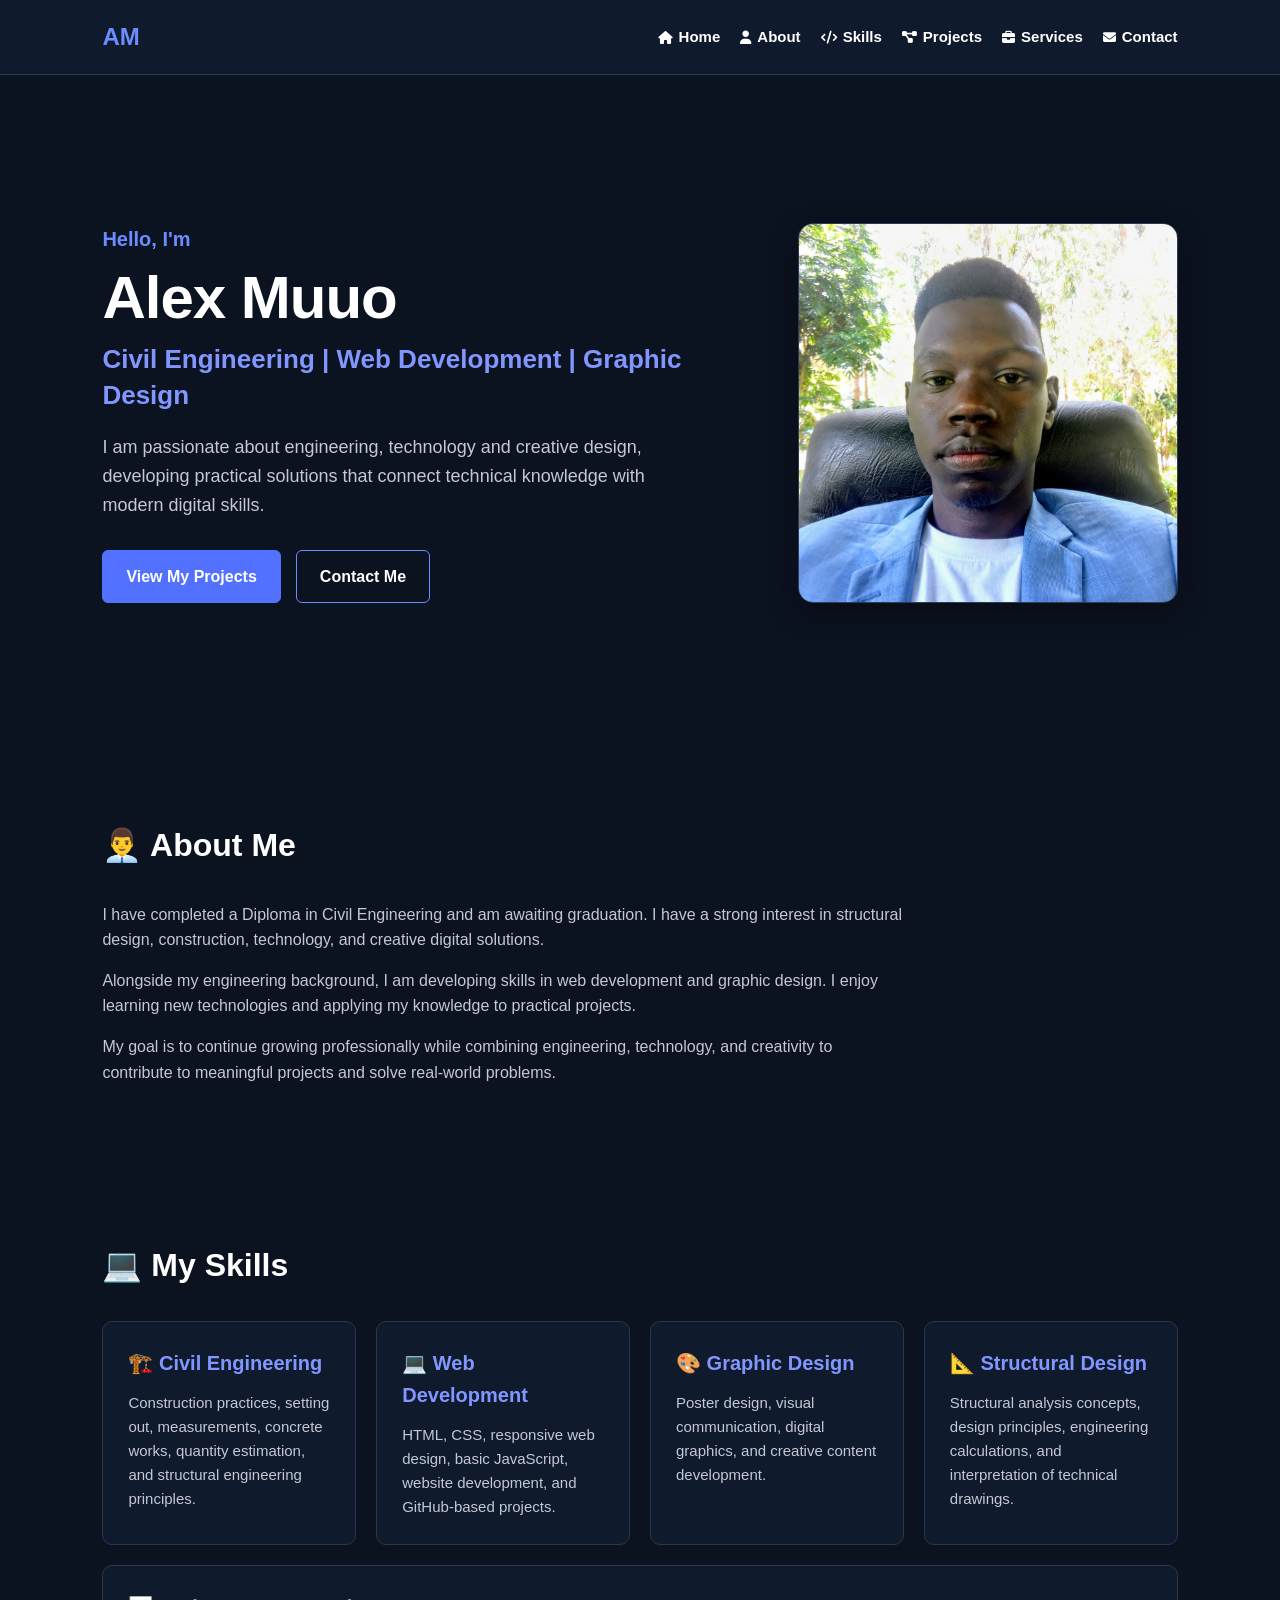
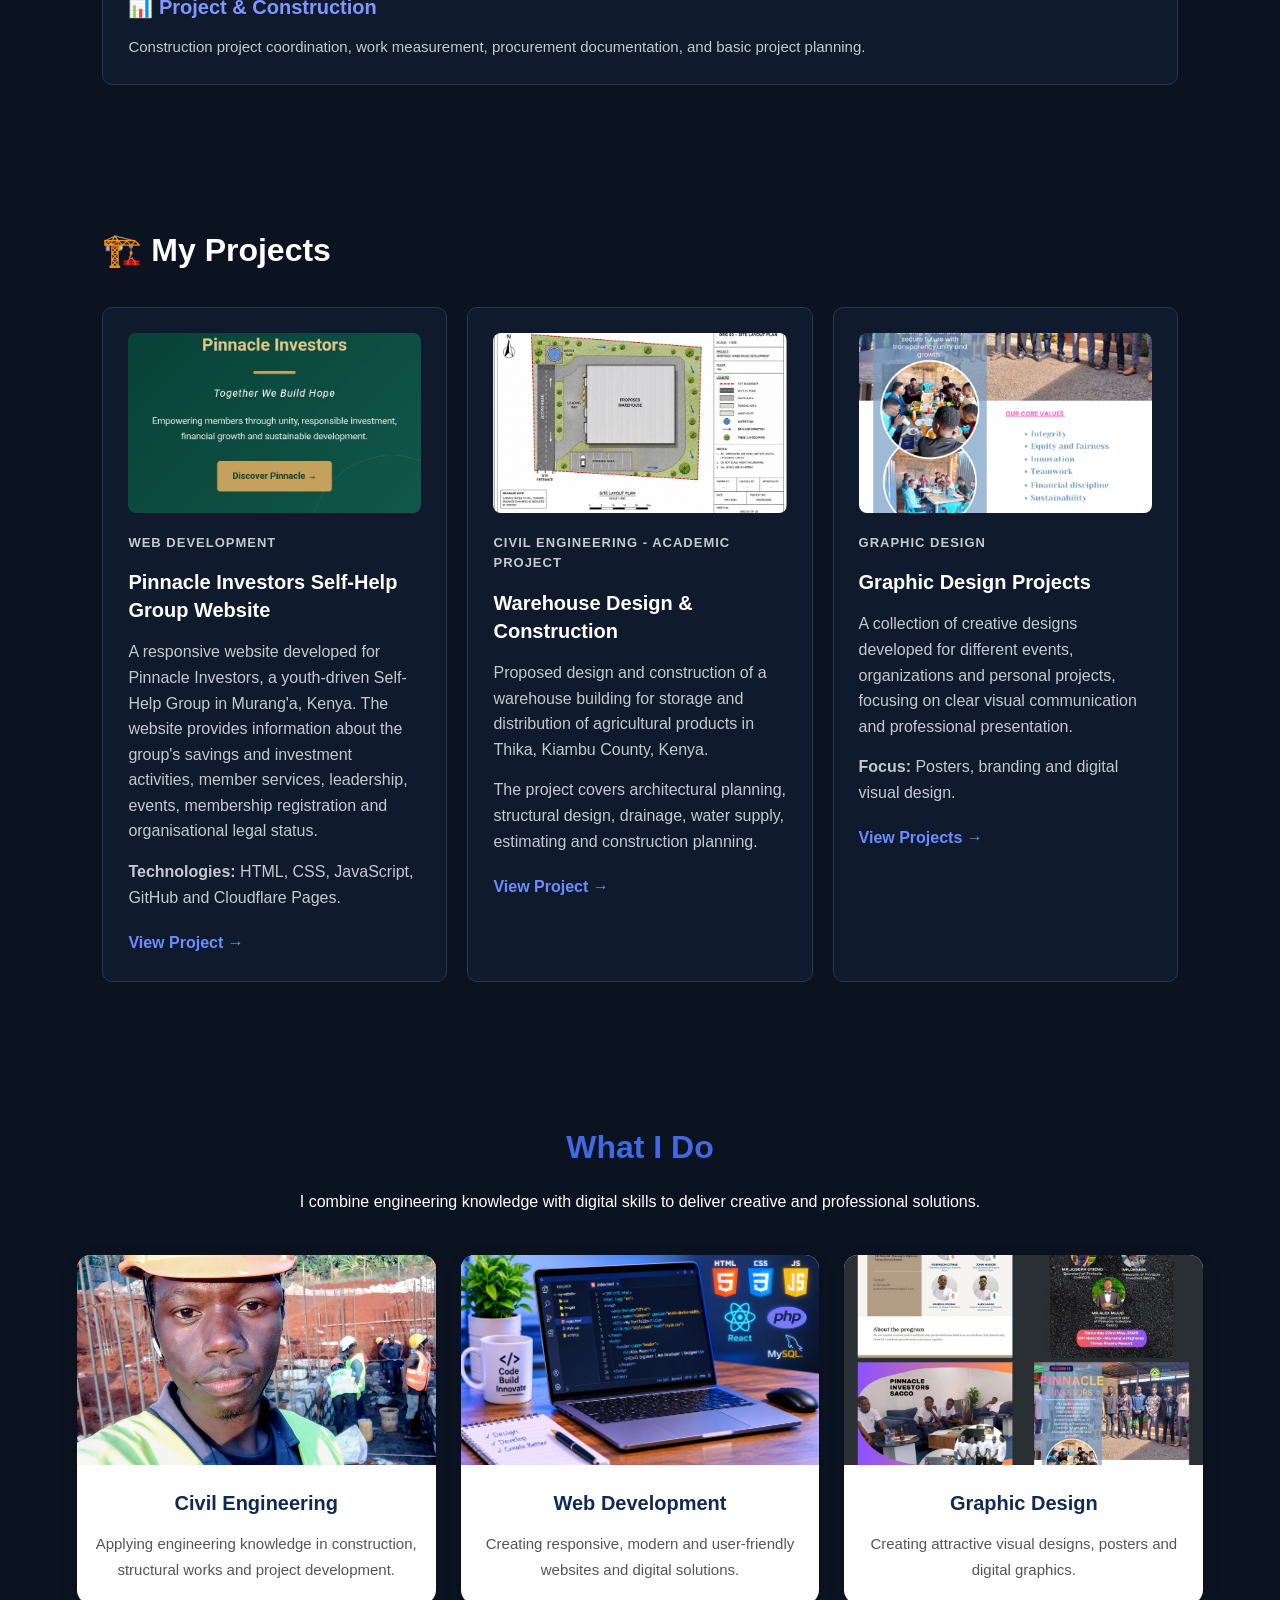
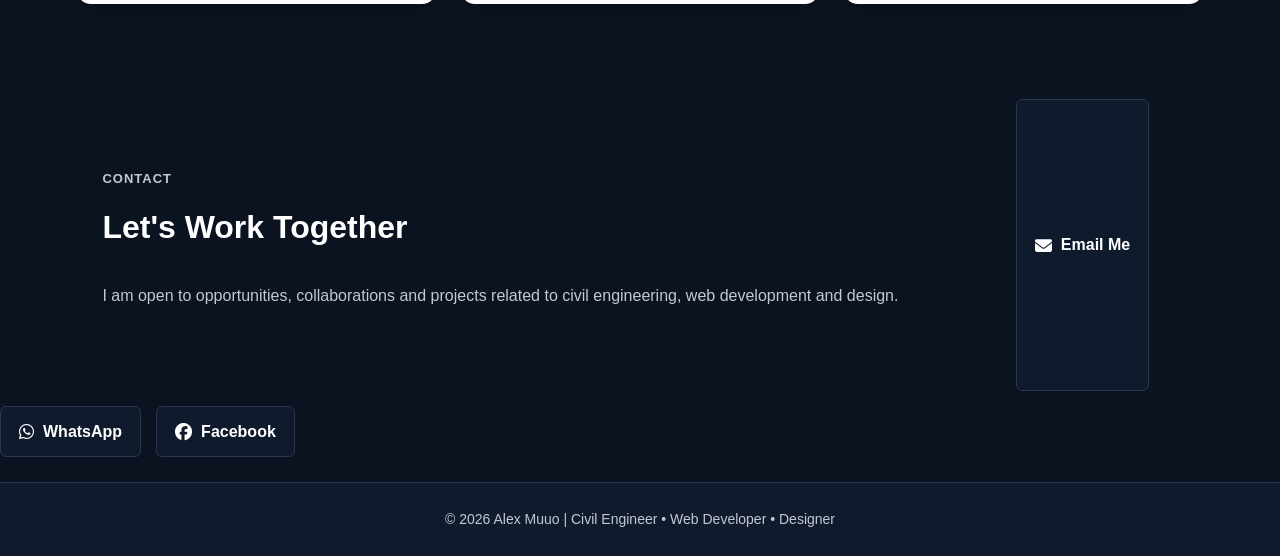
<file: index.html>
<!DOCTYPE html>
<html lang="en">
<head>
    <script async src="https://pagead2.googlesyndication.com/pagead/js/adsbygoogle.js?client=ca-pub-1385061406748778"
     crossorigin="anonymous"></script>
    <meta charset="UTF-8">
    <meta name="viewport" content="width=device-width, initial-scale=1.0">
    <meta http-equiv="refresh" content="0; url=./alex-portfolio/">
    <title>Alex Portfolio</title>
</head>
<body>
    <p>Redirecting to Alex's Portfolio...</p>
</body>
</html>
</file>
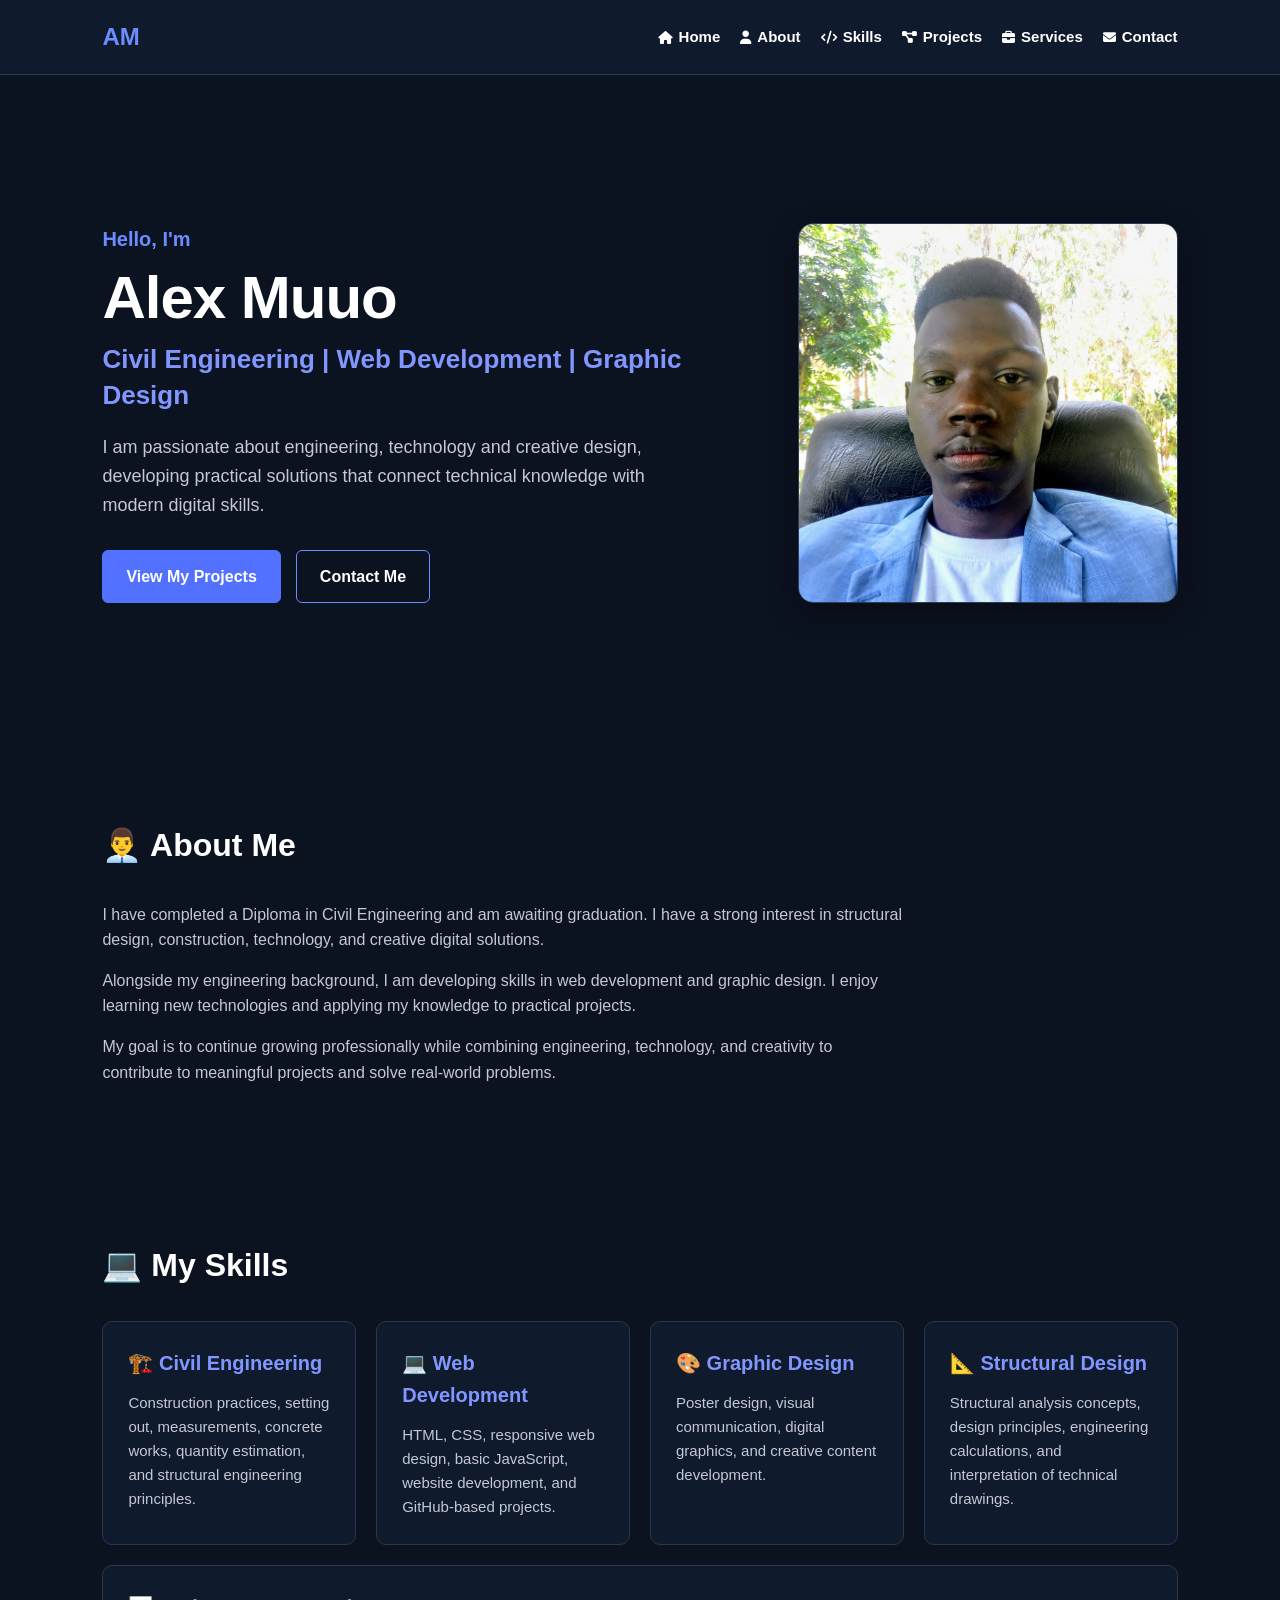
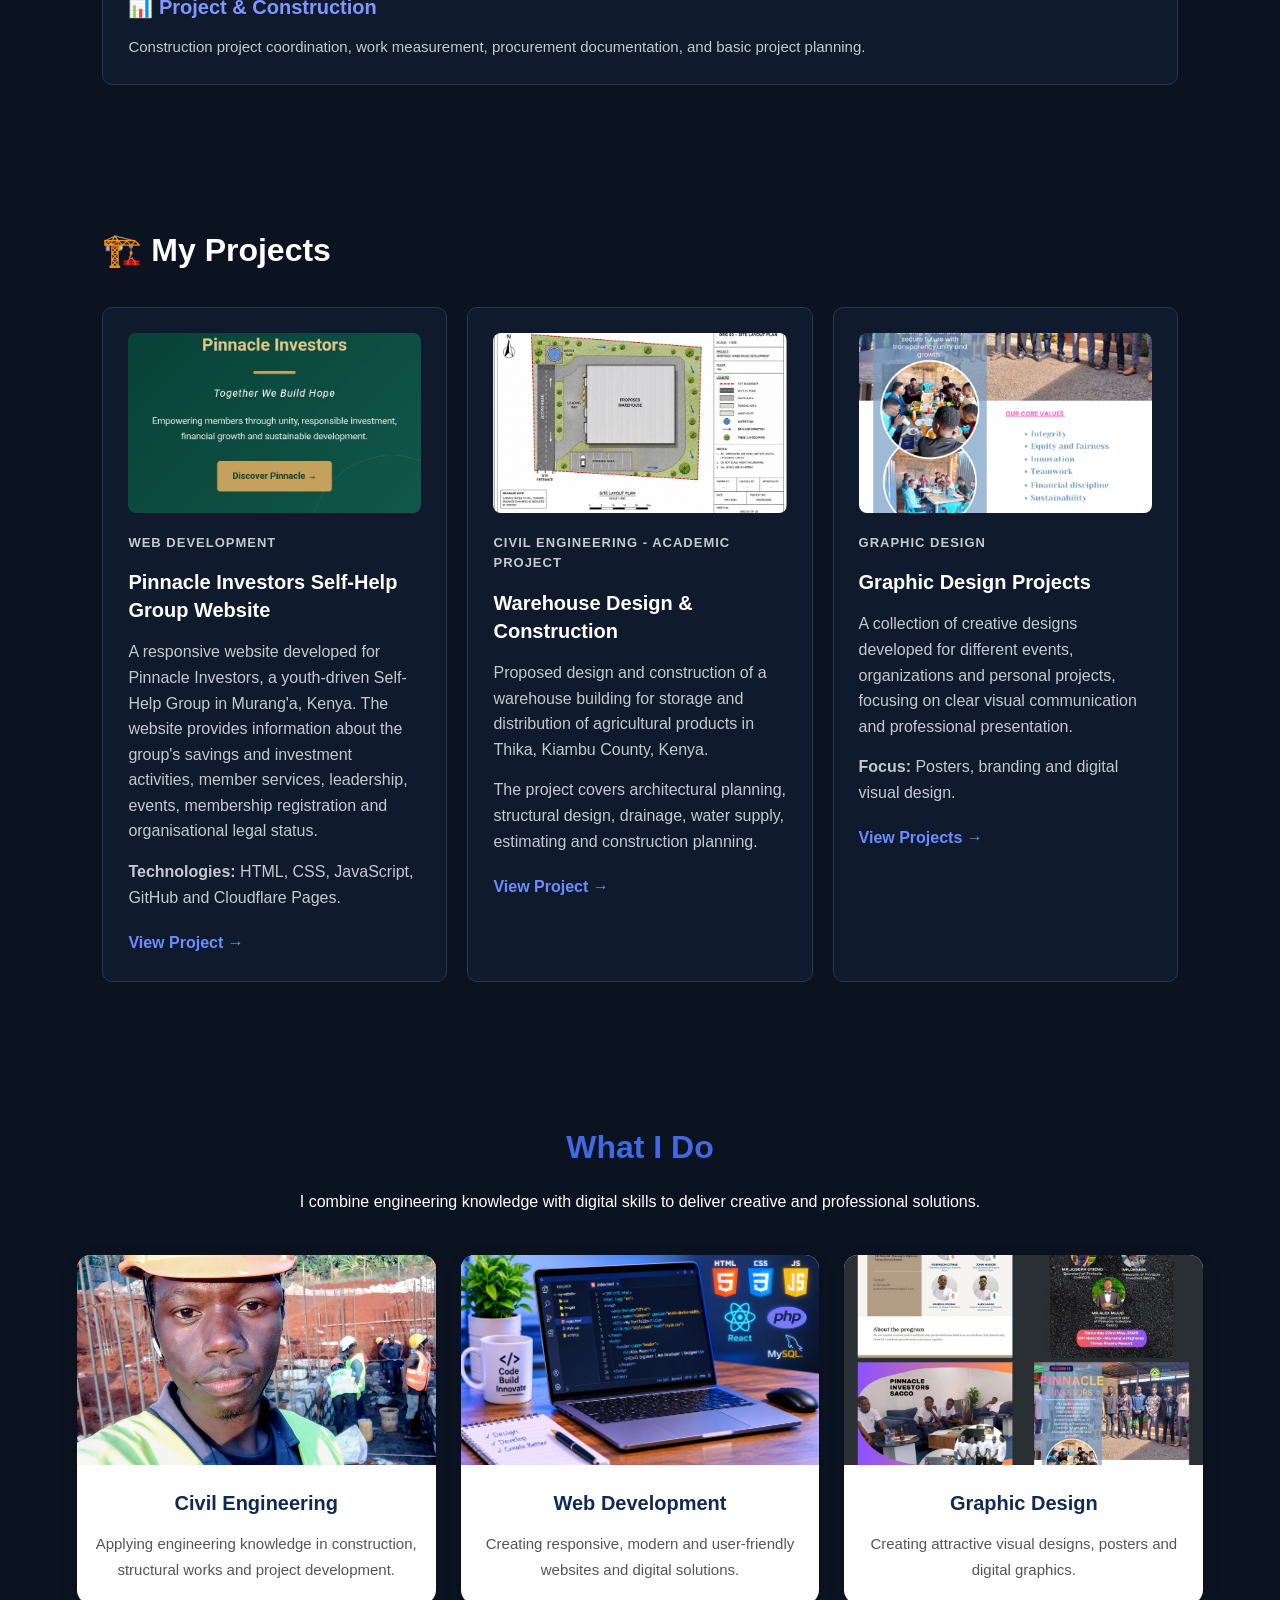
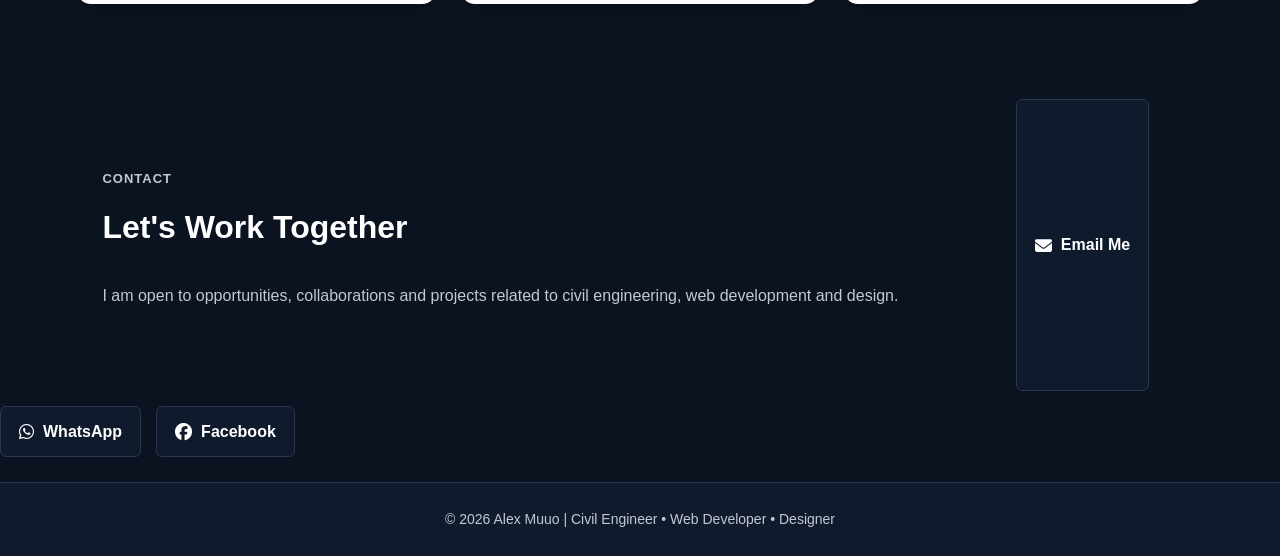
<file: alex-portfolio/index.html>
<!DOCTYPE html>
        <html lang="en">
        
        <head>
            
<!-- Google Analytics -->
<script async src="https://www.googletagmanager.com/gtag/js?id=G-NGR20Z5RKN"></script>
<script>
  window.dataLayer = window.dataLayer || [];
  function gtag(){dataLayer.push(arguments);}
  gtag('js', new Date());
  gtag('config', 'G-NGR20Z5RKN');
</script>
<script async src="https://pagead2.googlesyndication.com/pagead/js/adsbygoogle.js?client=ca-pub-1385061406748778"
     crossorigin="anonymous"></script>
            <meta charset="UTF-8">
        
            <meta name="viewport" content="width=device-width, initial-scale=1.0">
        
            <title>Alex Muuo | Portfolio</title>
        
            <link rel="stylesheet" href="style.css">
            
<link rel="stylesheet" href="https://cdnjs.cloudflare.com/ajax/libs/font-awesome/6.5.2/css/all.min.css">
        </head>
        
        <body>
        
            <!-- Navigation Bar -->
            <nav class="navbar">
        
                <div class="logo">
                    AM
                </div>
        
                <div class="nav-links">
                 <a href="#home">
    <i class="fa-solid fa-house"></i> Home
</a>

<a href="#about">
    <i class="fa-solid fa-user"></i> About
</a>

<a href="#skills">
    <i class="fa-solid fa-code"></i> Skills
</a>

<a href="#projects">
    <i class="fa-solid fa-diagram-project"></i> Projects
</a>

<a href="#services">
    <i class="fa-solid fa-briefcase"></i> Services
</a>

<a href="#contact">
    <i class="fa-solid fa-envelope"></i> Contact
</a>
                </div>
        
            </nav>
        
        
            <!-- Home / Hero Section -->
            <section id="home" class="hero">
        
                <div class="hero-text">
        
              <p class="intro">Hello, I'm</p>

<h1>Alex Muuo</h1>

<h2>
    Civil Engineering | Web Development | Graphic Design
</h2>

<p class="hero-description">
    I am passionate about engineering, technology and creative design,
    developing practical solutions that connect technical knowledge
    with modern digital skills.
</p>
                    <div class="hero-buttons">
        
                        <a href="#projects" class="btn">
                            View My Projects
                        </a>
        
                        <a href="#contact" class="btn secondary">
                            Contact Me
                        </a>
        
                    </div>
        
                </div>
        
        
                <!-- Profile Image -->
        
        
                <div class="hero-image">
            <img src="images /projects /alex3.png" alt="Alex Muuo">
        </div>
        
            </section>
        
        
            <!-- About Section -->
          <section id="about" class="section">

    <h2>👨‍💼 About Me</h2>

    <p>
        I have completed a Diploma in Civil Engineering and am awaiting
graduation. I have a strong interest in
        structural design, construction, technology, and creative
        digital solutions.
    </p>

    <p>
        Alongside my engineering background, I am developing skills
        in web development and graphic design. I enjoy learning new
        technologies and applying my knowledge to practical projects.
    </p>

    <p>
        My goal is to continue growing professionally while combining
        engineering, technology, and creativity to contribute to
        meaningful projects and solve real-world problems.
    </p>

</section>
            <!-- Skills Section -->
         <section id="skills" class="section">

    <h2>💻 My Skills</h2>

    <div class="skills-container">

        <div class="skill">
            <h3>🏗️ Civil Engineering</h3>
            <p>
                Construction practices, setting out, measurements,
                concrete works, quantity estimation, and structural
                engineering principles.
            </p>
        </div>

        <div class="skill">
            <h3>💻 Web Development</h3>
            <p>
                HTML, CSS, responsive web design, basic JavaScript,
                website development, and GitHub-based projects.
            </p>
        </div>

        <div class="skill">
            <h3>🎨 Graphic Design</h3>
            <p>
                Poster design, visual communication, digital graphics,
                and creative content development.
            </p>
        </div>

        <div class="skill">
            <h3>📐 Structural Design</h3>
            <p>
                Structural analysis concepts, design principles,
                engineering calculations, and interpretation of
                technical drawings.
            </p>
        </div>

        <div class="skill">
            <h3>📊 Project & Construction</h3>
            <p>
                Construction project coordination, work measurement,
                procurement documentation, and basic project planning.
            </p>
        </div>

    </div>

</section>

<!-- Projects Section -->
<section id="projects" class="section">

    <h2>🏗️ My Projects</h2>

    <div class="projects-container">

        <!-- Pinnacle Investors Project -->
        <div class="project-card">

            <img src="images /projects /Pinnacle1.png"
                 alt="Pinnacle Investors Self-Help Group Website"
                 class="project-image">

            <p class="project-category">Web Development</p>

            <h3>Pinnacle Investors Self-Help Group Website</h3>

            <p>
                A responsive website developed for Pinnacle Investors,
                a youth-driven Self-Help Group in Murang'a, Kenya.
                The website provides information about the group's
                savings and investment activities, member services,
                leadership, events, membership registration and
                organisational legal status.
            </p>

            <p>
                <strong>Technologies:</strong> HTML, CSS, JavaScript,
                GitHub and Cloudflare Pages.
            </p>

            <a href="pinnacle.html" class="project-button">
                View Project →
            </a>

        </div>

        <!-- Warehouse Project -->
        <div class="project-card">

            <div class="project-image">
                <img src="images /projects /warehouse1.png"
                     alt="Warehouse Design and Construction Project">
            </div>

            <div class="project-content">

                <p class="project-category">
                    CIVIL ENGINEERING - ACADEMIC PROJECT
                </p>

                <h3>Warehouse Design & Construction</h3>

                <p>
                    Proposed design and construction of a warehouse
                    building for storage and distribution of
                    agricultural products in Thika, Kiambu County, Kenya.
                </p>

                <p>
                    The project covers architectural planning,
                    structural design, drainage, water supply,
                    estimating and construction planning.
                </p>

                <a href="warehouse.html" class="project-button">
                    View Project →
                </a>

            </div>
        </div>

        <!-- Graphic Design Project -->
        <div class="project-card">

            <img src="images /projects /poster3.png"
                 alt="Graphic Design Projects"
                 class="project-image">

            <p class="project-category">Graphic Design</p>

            <h3>Graphic Design Projects</h3>

            <p>
                A collection of creative designs developed for
                different events, organizations and personal
                projects, focusing on clear visual communication
                and professional presentation.
            </p>

            <p>
                <strong>Focus:</strong> Posters, branding and digital
                visual design.
            </p>

            <a href="graphic-design.html">
                View Projects →
            </a>

        </div>

    </div>
</section>

<!-- WHAT I DO SECTION -->
<section class="what-i-do" id="services">

    <div class="what-header">

        <h2>What I Do</h2>

        <p>
            I combine engineering knowledge with digital skills
            to deliver creative and professional solutions.
        </p>

    </div>

    <div class="services-container">

        <!-- Civil Engineering -->
        <div class="service-card">

            <img src="images /projects /alex4.png"
                 alt="Civil Engineering">

            <div class="service-content">

                <h3>Civil Engineering</h3>

                <p>
                    Applying engineering knowledge in construction,
                    structural works and project development.
                </p>

            </div>
        </div>

        <!-- Web Development -->
        <div class="service-card">

            <img src="images /projects /alex5.png"
                 alt="Web Development">

            <div class="service-content">

                <h3>Web Development</h3>

                <p>
                    Creating responsive, modern and user-friendly
                    websites and digital solutions.
                </p>

            </div>
        </div>

        <!-- Graphic Design -->
        <div class="service-card">

            <img src="images /projects /alex7.png"
                 alt="Graphic Design">

            <div class="service-content">

                <h3>Graphic Design</h3>

                <p>
                    Creating attractive visual designs,
                    posters and digital graphics.
                </p>

            </div>
        </div>

    </div>
</section>

            <!-- Contact Section -->
    <div class="contact-options">
<section class="section" id="contact">

    <p class="project-category">
        CONTACT
    </p>

    <h2>Let's Work Together</h2>

    <p>
        I am open to opportunities, collaborations and
        projects related to civil engineering, web development
        and design.
    </p>

</section>
    <a href="mailto:muuoalexke@gmail.com"
         class="contact-btn"
       target="_blank">
  

        <i class="fa-solid fa-envelope"></i>
        <span>Email Me</span>
    </a>

    <a href="https://wa.me/254757559453" class="contact-btn" target="_blank">
        <i class="fa-brands fa-whatsapp"></i>
        <span>WhatsApp</span>
    </a>

    <a href="https://www.facebook.com/profile.php?id=100095135599514"
       class="contact-btn"
       target="_blank">
        <i class="fa-brands fa-facebook"></i>
        <span>Facebook</span>
    </a>

</div>
            <!-- Footer -->
            <footer>
        
                <p>
                    © 2026 Alex Muuo | Civil Engineer • Web Developer • Designer
                </p>
        
            </footer>
        
        
        </body>
        
        </html>
</file>
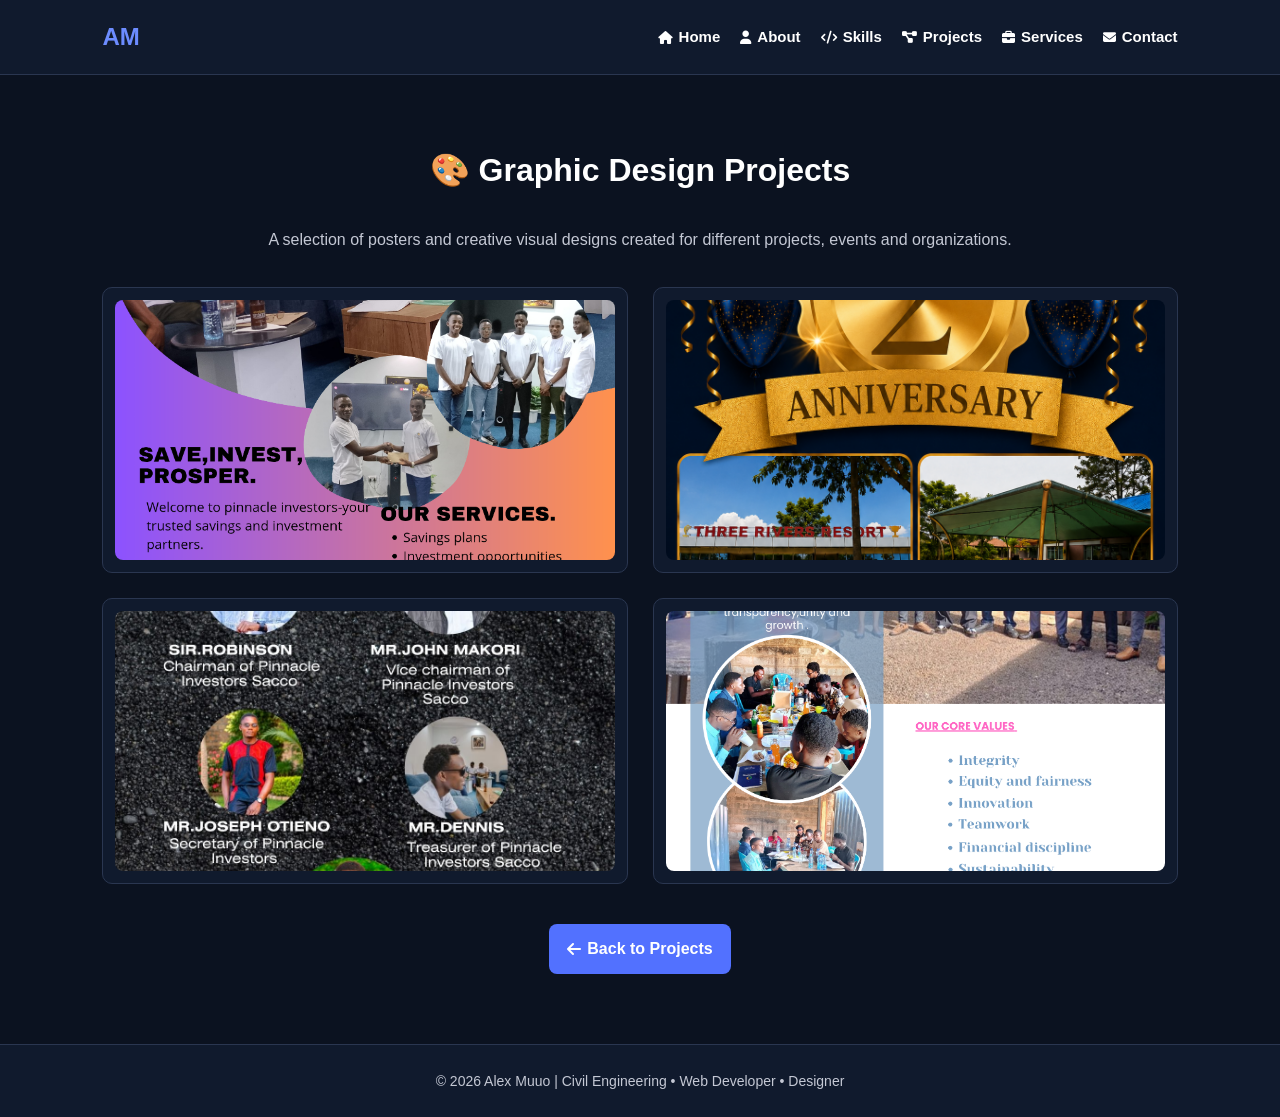
<file: alex-portfolio/graphic-design.html>
<!DOCTYPE html>
<html lang="en">

<head>
<script async src="https://pagead2.googlesyndication.com/pagead/js/adsbygoogle.js?client=ca-pub-1385061406748778"
     crossorigin="anonymous"></script>
    <meta charset="UTF-8">

    <meta name="viewport"
          content="width=device-width, initial-scale=1.0">

    <meta name="description"
          content="Explore four graphic design posters and creative visual projects by Alex Muuo.">

    <title>Graphic Design Projects | Alex Muuo</title>

    <link rel="stylesheet" href="style.css">

    <link rel="stylesheet"
          href="https://cdnjs.cloudflare.com/ajax/libs/font-awesome/6.5.2/css/all.min.css">

</head>

<body>

    <!-- Navigation -->

    <nav class="navbar">

        <div class="logo">
            AM
        </div>

        <div class="nav-links">

            <a href="index.html#home">
                <i class="fa-solid fa-house"></i> Home
            </a>

            <a href="index.html#about">
                <i class="fa-solid fa-user"></i> About
            </a>

            <a href="index.html#skills">
                <i class="fa-solid fa-code"></i> Skills
            </a>

            <a href="index.html#projects">
                <i class="fa-solid fa-diagram-project"></i> Projects
            </a>

            <a href="index.html#services">
                <i class="fa-solid fa-briefcase"></i> Services
            </a>

            <a href="index.html#contact">
                <i class="fa-solid fa-envelope"></i> Contact
            </a>

        </div>

    </nav>


    <!-- Graphic Design Gallery -->

    <section class="section graphic-gallery">

        <h2>🎨 Graphic Design Projects</h2>

        <p>
            A selection of posters and creative visual designs
            created for different projects, events and organizations.
        </p>


        <div class="gallery-container">

            <div class="gallery-item">

                <img src="images /graphics /poster1.png"
                     alt="Graphic design poster 1">

            </div>

            <div class="gallery-item">

                <img src="images /graphics /poster2.png"
                     alt="Graphic design poster 2">

            </div>

            <div class="gallery-item">

                <img src="images /graphics /poster3.png"
                     alt="Graphic design poster 3">

            </div>

            <div class="gallery-item">

                <img src="images /graphics /poster4.png"
                     alt="Graphic design poster 4">

            </div>

        </div>


        <a href="index.html#projects" class="back-projects">

            <i class="fa-solid fa-arrow-left"></i>
            Back to Projects

        </a>

    </section>


    <!-- Footer -->

    <footer>

        <p>
            © 2026 Alex Muuo | Civil Engineering • Web Developer • Designer
        </p>

    </footer>

</body>

</html>
</file>
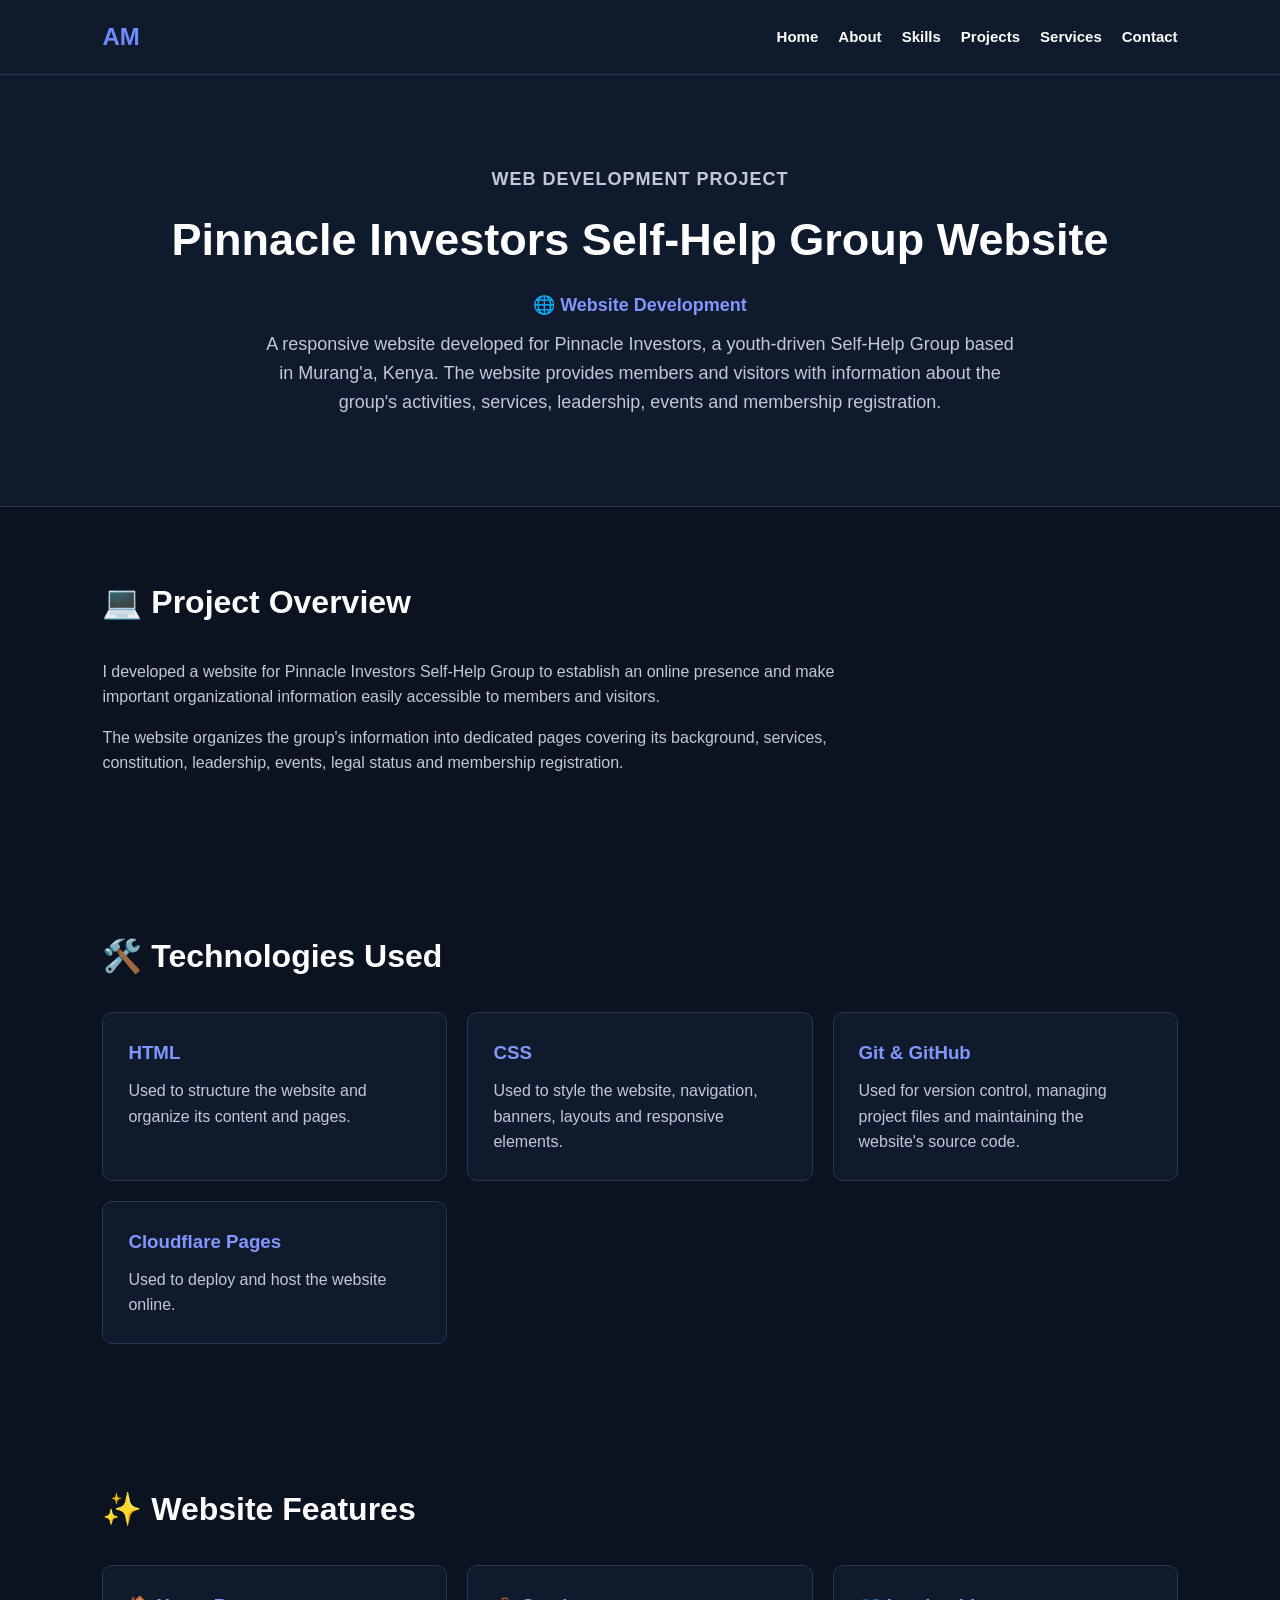
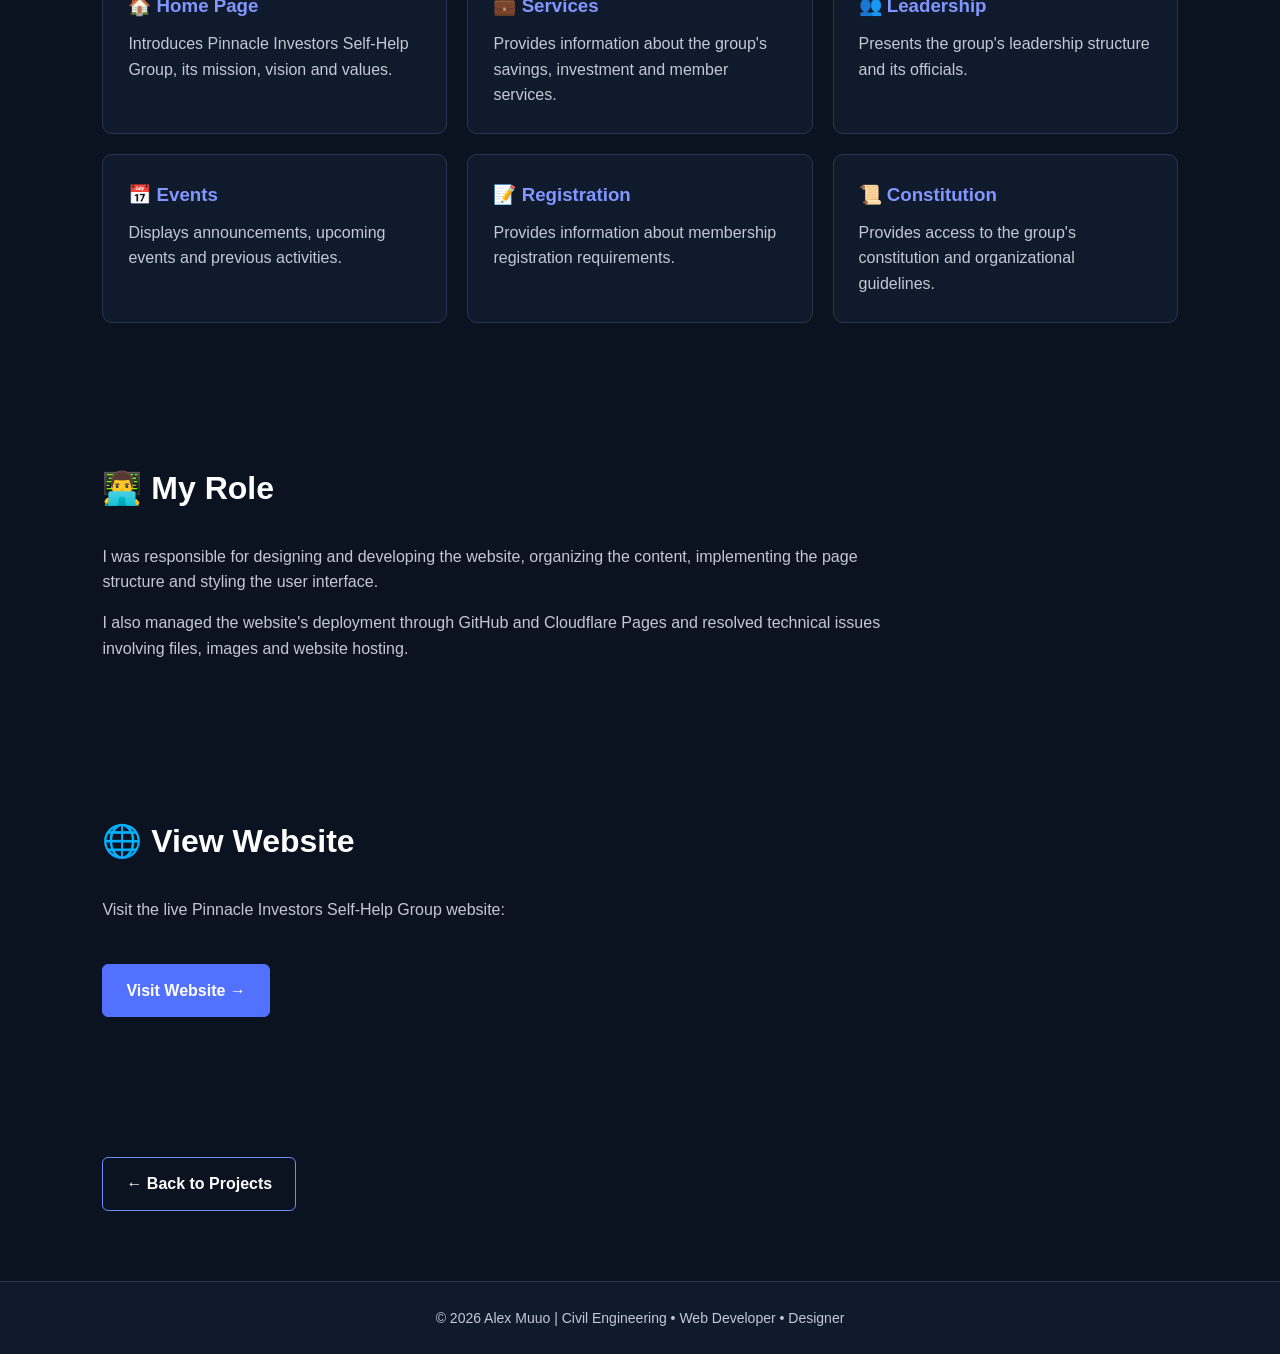
<file: alex-portfolio/pinnacle.html>
<!DOCTYPE html>
<html lang="en">

<head>
    <script async src="https://pagead2.googlesyndication.com/pagead/js/adsbygoogle.js?client=ca-pub-1385061406748778"
     crossorigin="anonymous"></script>
    <meta charset="UTF-8">

    <meta name="viewport"
          content="width=device-width, initial-scale=1.0">

    <meta name="description"
          content="A web development project by Alex Muuo, showcasing the Pinnacle Investors Self-Help Group website in Murang'a, Kenya.">

    <title>Pinnacle Investors Self-Help Group Website | Alex Muuo</title>

    <link rel="stylesheet" href="style.css">
</head>

<body>

    <!-- Navigation -->

    <nav class="navbar">

        <div class="logo">
            AM
        </div>

        <div class="nav-links">

            <a href="index.html">Home</a>
            <a href="index.html#about">About</a>
            <a href="index.html#skills">Skills</a>
            <a href="index.html#projects">Projects</a>
            <a href="index.html#services">Services</a>
            <a href="index.html#contact">Contact</a>

        </div>

    </nav>


    <!-- Project Header -->

    <section class="project-details">

        <p class="project-category">
            WEB DEVELOPMENT PROJECT
        </p>

        <h1>
            Pinnacle Investors Self-Help Group Website
        </h1>

        <p class="project-location">
            🌐 Website Development
        </p>

        <p>
            A responsive website developed for Pinnacle Investors,
            a youth-driven Self-Help Group based in Murang'a, Kenya.
            The website provides members and visitors with information
            about the group's activities, services, leadership,
            events and membership registration.
        </p>

    </section>


    <!-- Project Overview -->

    <section class="section">

        <h2>💻 Project Overview</h2>

        <p>
            I developed a website for Pinnacle Investors Self-Help
            Group to establish an online presence and make important
            organizational information easily accessible to members
            and visitors.
        </p>

        <p>
            The website organizes the group's information into
            dedicated pages covering its background, services,
            constitution, leadership, events, legal status and
            membership registration.
        </p>

    </section>


    <!-- Technologies -->

    <section class="section">

        <h2>🛠️ Technologies Used</h2>

        <div class="project-list">

            <div>
                <h3>HTML</h3>

                <p>
                    Used to structure the website and organize
                    its content and pages.
                </p>
            </div>

            <div>
                <h3>CSS</h3>

                <p>
                    Used to style the website, navigation,
                    banners, layouts and responsive elements.
                </p>
            </div>

            <div>
                <h3>Git & GitHub</h3>

                <p>
                    Used for version control, managing project
                    files and maintaining the website's source code.
                </p>
            </div>

            <div>
                <h3>Cloudflare Pages</h3>

                <p>
                    Used to deploy and host the website online.
                </p>
            </div>

        </div>

    </section>


    <!-- Features -->

    <section class="section">

        <h2>✨ Website Features</h2>

        <div class="project-list">

            <div>
                <h3>🏠 Home Page</h3>

                <p>
                    Introduces Pinnacle Investors Self-Help Group,
                    its mission, vision and values.
                </p>
            </div>

            <div>
                <h3>💼 Services</h3>

                <p>
                    Provides information about the group's
                    savings, investment and member services.
                </p>
            </div>

            <div>
                <h3>👥 Leadership</h3>

                <p>
                    Presents the group's leadership structure
                    and its officials.
                </p>
            </div>

            <div>
                <h3>📅 Events</h3>

                <p>
                    Displays announcements, upcoming events
                    and previous activities.
                </p>
            </div>

            <div>
                <h3>📝 Registration</h3>

                <p>
                    Provides information about membership
                    registration requirements.
                </p>
            </div>

            <div>
                <h3>📜 Constitution</h3>

                <p>
                    Provides access to the group's constitution
                    and organizational guidelines.
                </p>
            </div>

        </div>

    </section>


    <!-- My Role -->

    <section class="section">

        <h2>👨‍💻 My Role</h2>

        <p>
            I was responsible for designing and developing
            the website, organizing the content, implementing
            the page structure and styling the user interface.
        </p>

        <p>
            I also managed the website's deployment through
            GitHub and Cloudflare Pages and resolved technical
            issues involving files, images and website hosting.
        </p>

    </section>


    <!-- Project Link -->

    <section class="section">

        <h2>🌐 View Website</h2>

        <p>
            Visit the live Pinnacle Investors Self-Help Group website:
        </p>

        <br>

        <a href="https://pinnacle-investors.pages.dev/"
           target="_blank"
           rel="noopener noreferrer"
           class="btn">
            Visit Website →
        </a>

    </section>


    <!-- Back -->

    <section class="section">

        <a href="index.html#projects"
           class="btn secondary">
            ← Back to Projects
        </a>

    </section>


    <!-- Footer -->

    <footer>

        <p>
            © 2026 Alex Muuo | Civil Engineering • Web Developer • Designer
        </p>

    </footer>

</body>

</html>
</file>
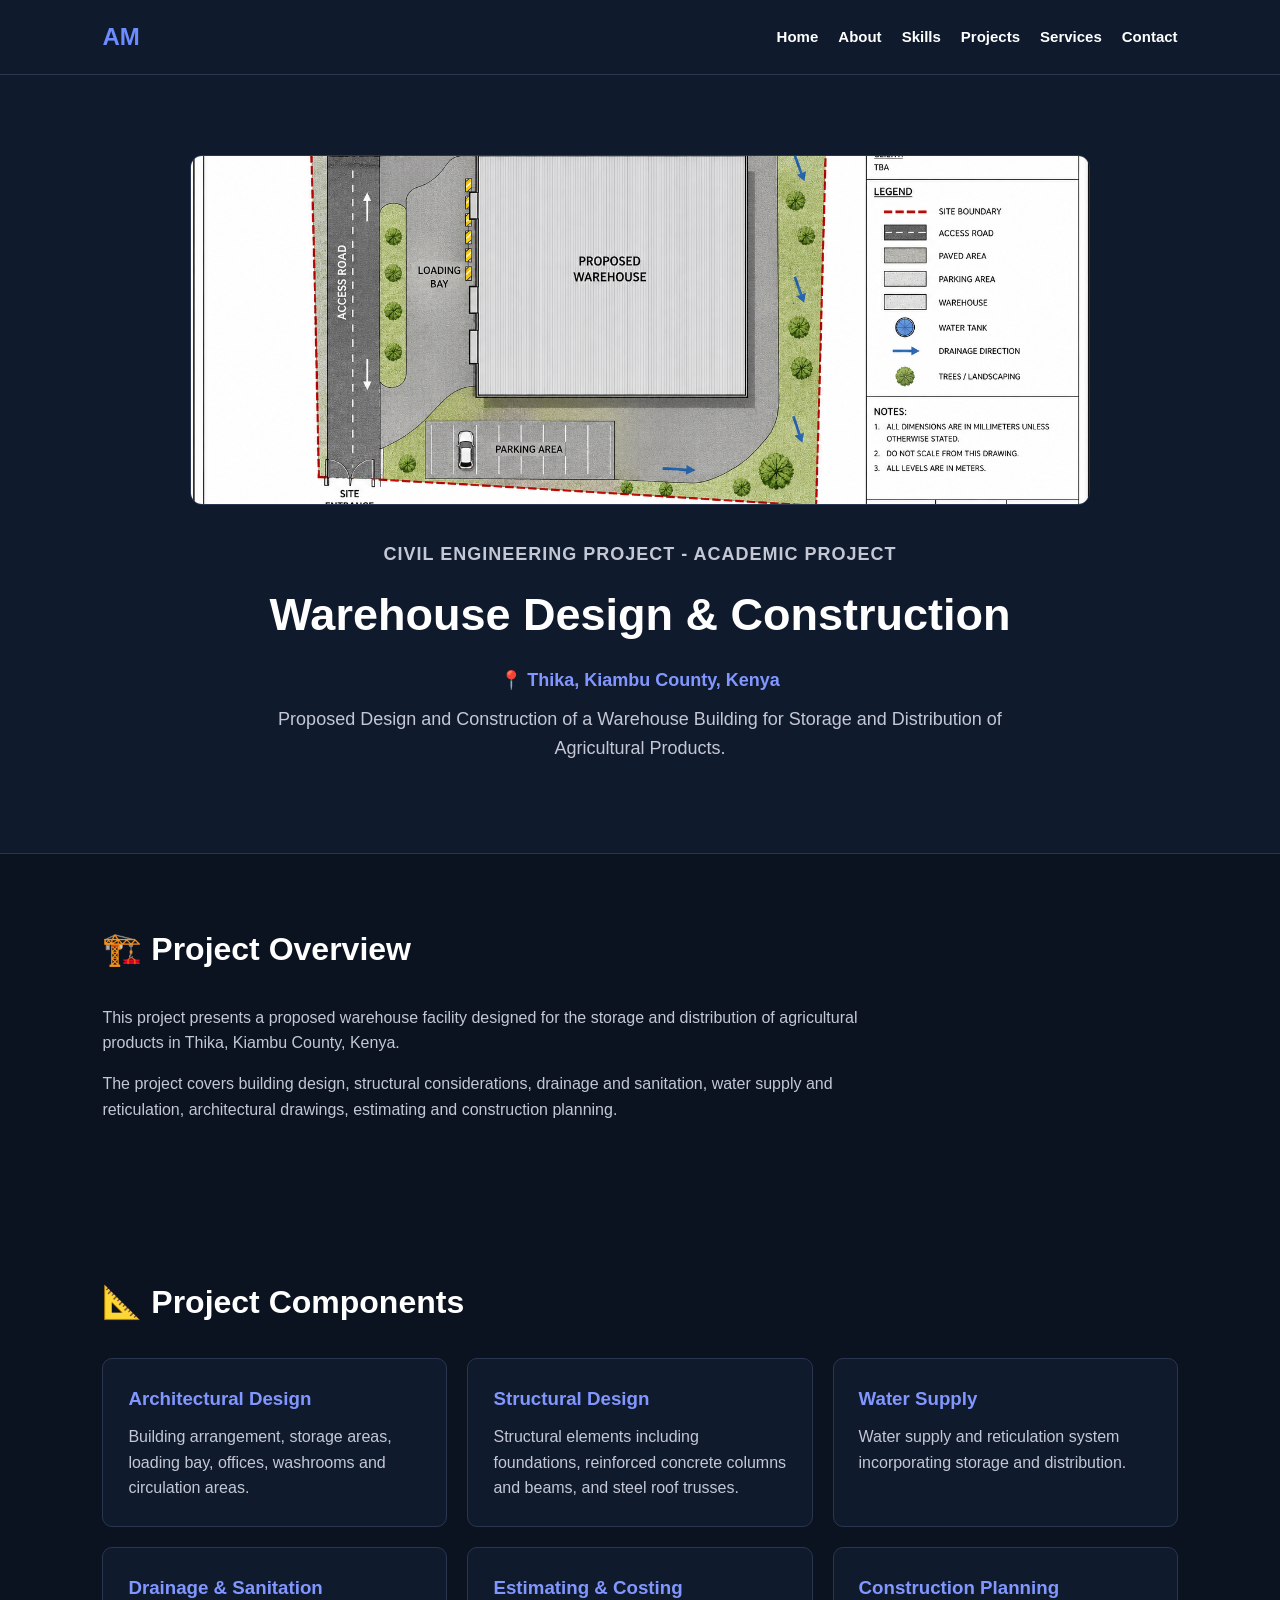
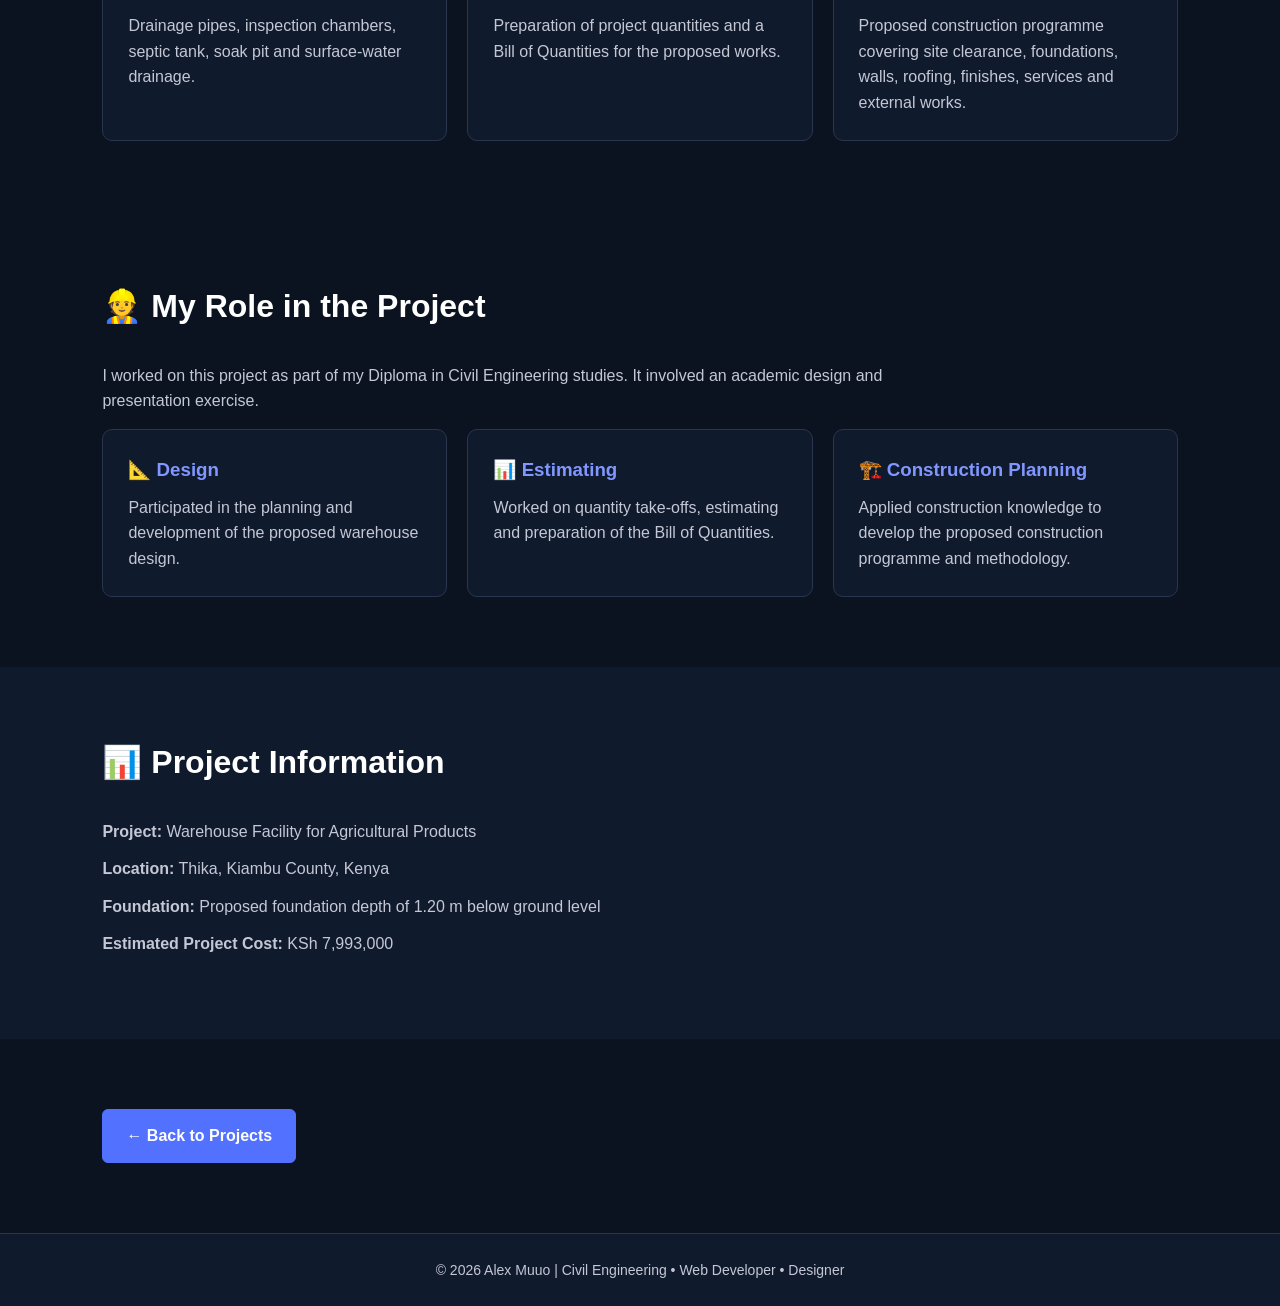
<file: alex-portfolio/warehouse.html>
<!DOCTYPE html>
<html lang="en">

<head>

    <script async src="https://pagead2.googlesyndication.com/pagead/js/adsbygoogle.js?client=ca-pub-1385061406748778"
     crossorigin="anonymous"></script>

    <meta charset="UTF-8">

    <meta name="viewport"
          content="width=device-width, initial-scale=1.0">

    <meta name="description"
          content="An academic civil engineering project by Alex Muuo involving the proposed design and construction of an agricultural products warehouse in Thika, Kenya.">

    <title>Warehouse Design & Construction Project | Alex Muuo</title>

    <link rel="stylesheet" href="style.css">

</head>

<body>

    <!-- Navigation -->

    <nav class="navbar">

        <div class="logo">
            AM
        </div>

        <div class="nav-links">

            <a href="index.html">Home</a>
            <a href="index.html#about">About</a>
            <a href="index.html#skills">Skills</a>
            <a href="index.html#projects">Projects</a>
            <a href="index.html#services">Services</a>
            <a href="index.html#contact">Contact</a>

        </div>

    </nav>


    <!-- Project Header -->

    <section class="project-details">

        <div class="project-cover">

            <img src="images /projects /warehouse1.png"
                 alt="Proposed agricultural warehouse design">

        </div>

        <p class="project-category">
            CIVIL ENGINEERING PROJECT - ACADEMIC PROJECT
        </p>

        <h1>
            Warehouse Design & Construction
        </h1>

        <p class="project-location">
            📍 Thika, Kiambu County, Kenya
        </p>

        <p>
            Proposed Design and Construction of a Warehouse
            Building for Storage and Distribution of
            Agricultural Products.
        </p>

    </section>


    <!-- Project Overview -->

    <section class="section">

        <h2>🏗️ Project Overview</h2>

        <p>
            This project presents a proposed warehouse facility
            designed for the storage and distribution of
            agricultural products in Thika, Kiambu County, Kenya.
        </p>

        <p>
            The project covers building design, structural
            considerations, drainage and sanitation, water supply
            and reticulation, architectural drawings, estimating
            and construction planning.
        </p>

    </section>


    <!-- Project Components -->

    <section class="section">

        <h2>📐 Project Components</h2>

        <div class="project-list">

            <div>

                <h3>Architectural Design</h3>

                <p>
                    Building arrangement, storage areas,
                    loading bay, offices, washrooms and
                    circulation areas.
                </p>

            </div>

            <div>

                <h3>Structural Design</h3>

                <p>
                    Structural elements including foundations,
                    reinforced concrete columns and beams,
                    and steel roof trusses.
                </p>

            </div>

            <div>

                <h3>Water Supply</h3>

                <p>
                    Water supply and reticulation system
                    incorporating storage and distribution.
                </p>

            </div>

            <div>

                <h3>Drainage & Sanitation</h3>

                <p>
                    Drainage pipes, inspection chambers,
                    septic tank, soak pit and surface-water
                    drainage.
                </p>

            </div>

            <div>

                <h3>Estimating & Costing</h3>

                <p>
                    Preparation of project quantities and
                    a Bill of Quantities for the proposed works.
                </p>

            </div>

            <div>

                <h3>Construction Planning</h3>

                <p>
                    Proposed construction programme covering
                    site clearance, foundations, walls, roofing,
                    finishes, services and external works.
                </p>

            </div>

        </div>

    </section>


    <!-- My Role -->

    <section class="section">

        <h2>👷 My Role in the Project</h2>

        <p>
            I worked on this project as part of my Diploma
            in Civil Engineering studies. It involved an
            academic design and presentation exercise.
        </p>

        <div class="project-list">

            <div>

                <h3>📐 Design</h3>

                <p>
                    Participated in the planning and development
                    of the proposed warehouse design.
                </p>

            </div>

            <div>

                <h3>📊 Estimating</h3>

                <p>
                    Worked on quantity take-offs, estimating
                    and preparation of the Bill of Quantities.
                </p>

            </div>

            <div>

                <h3>🏗️ Construction Planning</h3>

                <p>
                    Applied construction knowledge to develop
                    the proposed construction programme
                    and methodology.
                </p>

            </div>

        </div>

    </section>


    <!-- Project Information -->

    <section class="section project-info">

        <h2>📊 Project Information</h2>

        <p>
            <strong>Project:</strong>
            Warehouse Facility for Agricultural Products
        </p>

        <p>
            <strong>Location:</strong>
            Thika, Kiambu County, Kenya
        </p>

        <p>
            <strong>Foundation:</strong>
            Proposed foundation depth of 1.20 m below ground level
        </p>

        <p>
            <strong>Estimated Project Cost:</strong>
            KSh 7,993,000
        </p>

    </section>


    <!-- Back Button -->

    <section class="section">

        <a href="index.html#projects" class="btn">
            ← Back to Projects
        </a>

    </section>


    <!-- Footer -->

    <footer>

        <p>
            © 2026 Alex Muuo | Civil Engineering • Web Developer • Designer
        </p>

    </footer>

</body>

</html>
</file>
<file: alex-portfolio/style.css>
/* General Styling */

* {
    margin: 0;
    padding: 0;
    box-sizing: border-box;
}

body {
    font-family: Arial, sans-serif;
    background: #0b1220;
    color: white;
    line-height: 1.6;
}


/* Navigation Bar */

.navbar {
    display: flex;
    justify-content: space-between;
    align-items: center;
    padding: 18px 8%;
    background: #101a2d;
    position: sticky;
    top: 0;
    z-index: 1000;  
    border-bottom: 1px solid #2a3650;
}

.logo {
    font-size: 24px;
    font-weight: bold;
    color: #6c8cff;
}

.nav-links {
    display: flex;
    gap: 20px;
}

.nav-links a {
    color: white;
    text-decoration: none;
    font-weight: bold;
    font-size: 15px;
}

.nav-links a:hover {
    color: #6c8cff;
}


/* Hero Section */

.hero {
    display: flex;
    justify-content: space-between;
    align-items: center;
    min-height: 75vh;
    padding: 60px 8%;
    gap: 40px;
}

.hero-text {
    max-width: 600px;
}

.intro {
    color: #6c8cff;
    font-size: 20px;
    font-weight: bold;
}
.hero h1 {
    font-size: 60px;
    margin: 10px 0;
    letter-spacing: -1px;
    line-height: 1.1;
}

.hero h2 {
    color: #8197ff;
    font-size: 26px;
    margin-bottom: 20px;
    line-height: 1.4;
}

.hero-description {
    color: #c4c8d4;
    font-size: 18px;
    margin-bottom: 30px;
}


/* Buttons */

.hero-buttons {
    display: flex;
    gap: 15px;
}

.btn {
    display: inline-block;
    padding: 13px 23px;
    background: #5271ff;
    color: white;
    text-decoration: none;
    border-radius: 6px;
    font-weight: bold;
    border: 1px solid #5271ff;
    transition: 0.3s ease;
}
.btn:hover {
    background: #6c8cff;
    border-color: #6c8cff;
    transform: translateY(-2px);
}
.secondary {
    background: transparent;
    border: 1px solid #6c8cff;
}

.secondary:hover {
    background: #6c8cff;
    color: white;
}


/* Profile Image Placeholder */

.hero-image {
    width: 380px;
    height: 380px;
    border-radius: 15px;
    overflow: hidden;
    display: flex;
    justify-content: center;
    align-items: center;
    border: 1px solid #2d3b58;
    box-shadow: 0 10px 30px rgba(0, 0, 0, 0.35);
}
.image-placeholder {
    color: #8197ff;
    font-size: 25px;
    font-weight: bold;
}


/* General Sections */

.section {
    padding: 70px 8%;
}

.section h2 {
    font-size: 32px;
    margin-bottom: 30px;
    color: #ffffff;
    
}

.section > p {
    color: #c4c8d4;
    max-width: 800px;
    margin-bottom: 15px;
}
/* Skills */

.skills-container {
    display: flex;
    gap: 20px;
    flex-wrap: wrap;
}
.skill {
    flex: 1;
    min-width: 220px;
    background: #101a2d;
    padding: 25px;
    border-radius: 10px;
    border: 1px solid #2a3650;
    transition: 0.3s ease;
}

.skill:hover {
    border-color: #6c8cff;
    transform: translateY(-5px);
}

.skill h3 {
    color: #8197ff;
    margin-bottom: 12px;
    font-size: 20px;
}
.skill p {
    color: #c4c8d4;
    font-size: 15px;
}
/* Projects */

.projects-container {
    display: flex;
    gap: 20px;
    flex-wrap: wrap;
    align-items: stretch;
}

.project-card {
    flex: 1;
    min-width: 250px;
    background: #101a2d;
    padding: 25px;
    border-radius: 10px;
    border: 1px solid #2a3650;
    transition: 0.3s ease;
}
.project-image {
    width: 100%;
    height: 200px;
    overflow: hidden;
    border-radius: 8px;
    margin-bottom: 20px;
}

.project-image img {
    width: 100%;
    height: 100%;
    object-fit: cover;
}

.project-category {
    color: #6c8cff;
    font-size: 13px;
    font-weight: bold;
    letter-spacing: 1px;
    margin-bottom: 8px;
}

.project-content h3 {
    font-size: 22px;
    margin-bottom: 12px;
}

.project-content p {
    color: #c4c8d4;
}

.project-button {
    display: inline-block;
    margin-top: 10px;
    color: #6c8cff;
    text-decoration: none;
    font-weight: bold;
}

.project-button:hover {
    text-decoration: underline;
}
.project-card:hover {
    border-color: #6c8cff;
    transform: translateY(-5px);
}

.project-card h3 {
    color: #ffffff;
    margin-bottom: 15px;
    font-size: 20px;
    line-height: 1.4;
}

.project-card p {
    color: #c4c8d4;
    margin-bottom: 15px;
}

.project-card a {
    display: inline-block;
    color: #6c8cff;
    text-decoration: none;
    font-weight: bold;
    margin-top: 5px;
    transition: 0.3s ease;
}

.project-card a:hover {
    color: #ffffff;
    transform: translateX(4px);
}


/* Services */

.services-container {
    display: flex;
    gap: 20px;
    flex-wrap: wrap;
    align-items: stretch;
}

.service {
    flex: 1;
    min-width: 200px;
    background: #101a2d;
    padding: 25px;
    border-radius: 10px;
    border: 1px solid #2a3650;
    font-weight: bold;
    transition: 0.3s ease;
}

.service:hover {
    border-color: #6c8cff;
    transform: translateY(-5px);
}

.service h3 {
    color: #8197ff;
    margin-bottom: 12px;
    font-size: 20px;
}

.service p {
    color: #c4c8d4;
    font-size: 15px;
    font-weight: normal;
}
/* Contact */

#contact p {
    margin-bottom: 12px;
    color: #c4c8d4;
}


/* Footer */

footer {
    text-align: center;
    padding: 25px;
    background: #101a2d;
    color: #c4c8d4;
    border-top: 1px solid #2a3650;
    font-size: 14px;
}


/* Mobile Design */

@media (max-width: 768px) {

    .navbar {
        flex-direction: column;
        gap: 15px;
    }

    .nav-links {
        justify-content: center;
        flex-wrap: wrap;
        gap: 12px;
    }

    .hero {
        flex-direction: column;
        text-align: center;
        padding: 50px 8%;
    }

    .hero h1 {
        font-size: 45px;
    }

    .hero h2 {
        font-size: 22px;
    }

    .hero-buttons {
        justify-content: center;
    }

    .hero-image {
        width: 280px;
        height: 280px;
    }
      .hero-image {
        width: 280px;
        height: 280px;
    }

    /* Mobile Gallery */
    
}  
    .gallery-container {
        grid-template-columns: 1fr;
    }

    .gallery-item img {
        height: auto;
        max-height: 500px;
        object-fit: contain;
    }

/* Profile Image */

.hero-image img {
    width: 100%;
    height: 100%;
    object-fit: cover;
    display: block;
    transition: transform 0.4s ease;
}

.hero-image img:hover {
    transform: scale(1.03);
}


/* Navigation Icons */

.nav-links a {
    display: flex;
    align-items: center;
    gap: 6px;
}

.nav-links i {
    font-size: 13px;
}


/* Contact Options */

.contact-options {
    display: flex;
    gap: 15px;
    flex-wrap: wrap;
    margin: 25px 0;
}

.contact-btn {
    display: inline-flex;
    align-items: center;
    gap: 9px;
    padding: 12px 18px;
    background: #101a2d;
    color: white;
    text-decoration: none;
    border: 1px solid #2a3650;
    border-radius: 6px;
    font-weight: bold;
    transition: 0.3s ease;
}

.contact-btn:hover {
    border-color: #6c8cff;
    color: #6c8cff;
    transform: translateY(-2px);
}

.contact-btn i {
    font-size: 17px;
}
/* Project Images */

.project-image {
    width: 100%;
    height: 180px;
    object-fit: cover;
    display: block;
    border-radius: 8px;
    margin-bottom: 20px;
}
/* Project Categories */

.project-category {
    color: #6c8cff;
    font-size: 13px;
    font-weight: bold;
    text-transform: uppercase;
    letter-spacing: 1px;
    margin-bottom: 8px;
}
/* Graphic Design Gallery */

.graphic-gallery {
    text-align: center;
}

.graphic-gallery > p {
    color: #c4c8d4;
    max-width: 2000px;
    margin: 0 auto 35px;
}

.gallery-container {
    display: grid;
    grid-template-columns: repeat(2, 1fr);
    gap: 25px;
    max-width: 2000px;
    margin: 0 auto 40px;
}

.gallery-item {
    background: #101a2d;
    padding: 12px;
    border-radius: 10px;
    border: 1px solid #2a3650;
    transition: 0.3s ease;
}

.gallery-item:hover {
    border-color: #6c8cff;
    transform: translateY(-10px);
}

.gallery-item img {
    width: 100%;
    height: 260px;
    object-fit: cover;
    display: block;
    border-radius: 8px;
}

.back-projects {
    display: inline-flex;
    align-items: center;
    gap: 6px;
    padding: 12px 18px;
    background: #5271ff;
    color: white;
    text-decoration: none;
    border-radius: 8px;
    font-weight: bold;
    transition: 0.3s ease;
}

.back-projects:hover {
    background: #6c8cff;
    transform: translateY(-6px);
}
/* Warehouse Project Page */

.project-details {
    padding: 80px 8%;
    text-align: center;
    background: #101a2d;
    border-bottom: 1px solid #2a3650;
}

.project-details h1 {
    font-size: 45px;
    margin: 10px 0 15px;
}

.project-details p {
    color: #c4c8d4;
    max-width: 750px;
    margin: 10px auto;
    font-size: 18px;
}

.project-location {
    color: #8197ff !important;
    font-weight: bold;
}

.project-list {
    display: grid;
    grid-template-columns: repeat(3, 1fr);
    gap: 20px;
}

.project-list div {
    background: #101a2d;
    border: 1px solid #2a3650;
    border-radius: 10px;
    padding: 25px;
}

.project-list h3 {
    color: #8197ff;
    margin-bottom: 10px;
}

.project-list p {
    color: #c4c8d4;
}

.project-info {
    background: #101a2d;
}

.project-info p {
    color: #c4c8d4;
    margin: 12px 0;
}


/* Mobile */

@media (max-width: 768px) {

    .project-details {
        padding: 55px 8%;
    }

    .project-details h1 {
        font-size: 32px;
    }

    .project-list {
        grid-template-columns: 1fr;
    }

}
.project-cover {
    width: 100%;
    max-width: 900px;
    height: 350px;
    margin: 0 auto 35px;
    overflow: hidden;
    border-radius: 12px;
    border: 1px solid #2a3650;
}

.project-cover img {
    width: 100%;
    height: 100%;
    object-fit: cover;
}

/* WHAT I DO SECTION */

.what-i-do {
    padding: 70px 6%;
    text-align: center;
}

.what-header {
    max-width: 700px;
    margin: 0 auto 40px;
}

.what-header h2 {
    font-size: 32px;
    color: royalblue;
    margin-bottom: 15px;
}

.what-header p {
    font-size: 16px;
    line-height: 1.7;
    color: white;
}

.services-container {
    display: grid;
    grid-template-columns: repeat(3, 1fr);
    gap: 25px;
    max-width: 1150px;
    margin: auto;
}

.service-card {
    background: #fff;
    border-radius: 14px;
    overflow: hidden;
    box-shadow: 0 5px 20px rgba(0, 0, 0, 0.08);
    transition: transform 0.3s ease,
                box-shadow 0.3s ease;
}

.service-card:hover {
    transform: translateY(-7px);
    box-shadow: 0 10px 25px rgba(0, 0, 0, 0.13);
}

.service-card img {
    width: 100%;
    height: 210px;
    object-fit: cover;
    display: block;
}

.service-content {
    padding: 22px 18px;
}

.service-content h3 {
    color: #102a56;
    font-size: 20px;
    margin-bottom: 12px;
}

.service-content p {
    color: #555;
    font-size: 15px;
    line-height: 1.7;
}

/* MOBILE RESPONSIVENESS */

@media (max-width: 768px) {
    .services-container {
        grid-template-columns: 1fr;
    }

    .what-i-do {
        padding: 50px 5%;
    }

    .what-header h2 {
        font-size: 27px;
    }

        .service-card img {
        height: auto;
        max-height: 300px;
        object-fit: contain;
    }
}
</file>
